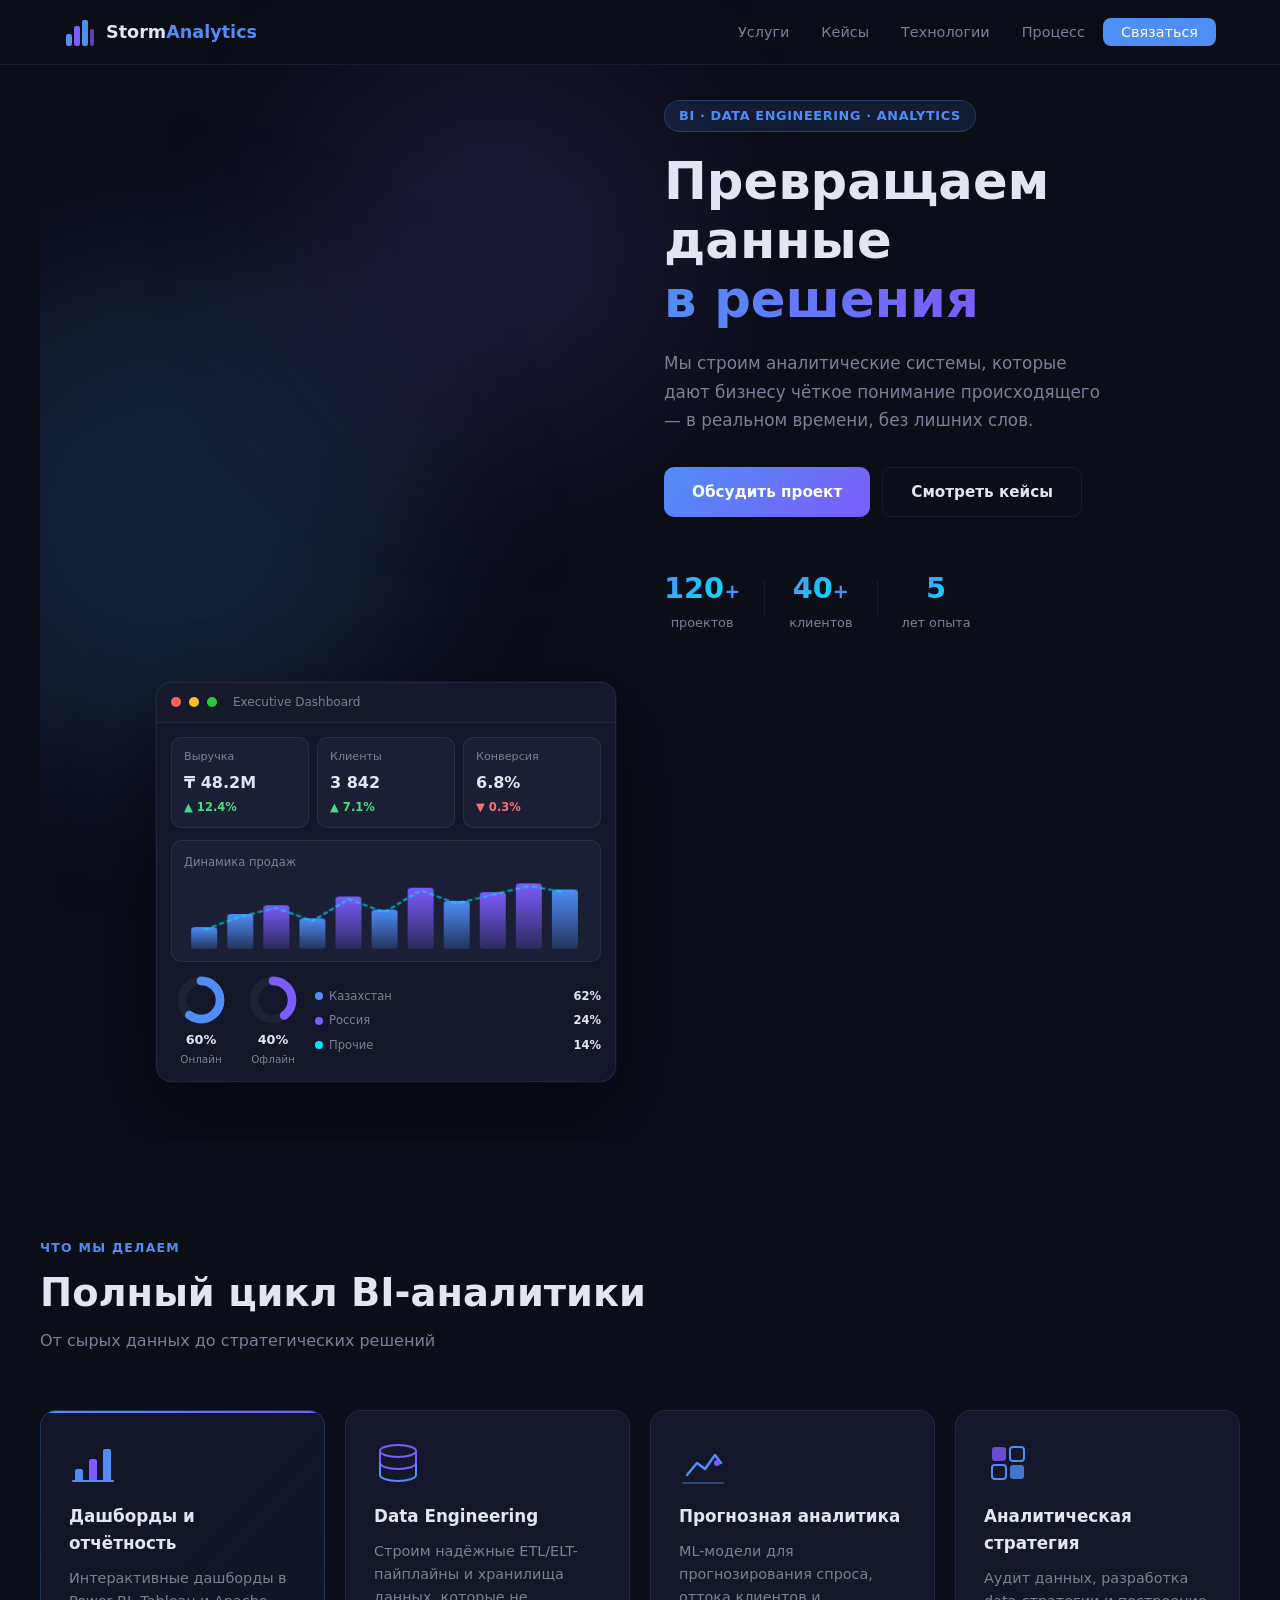
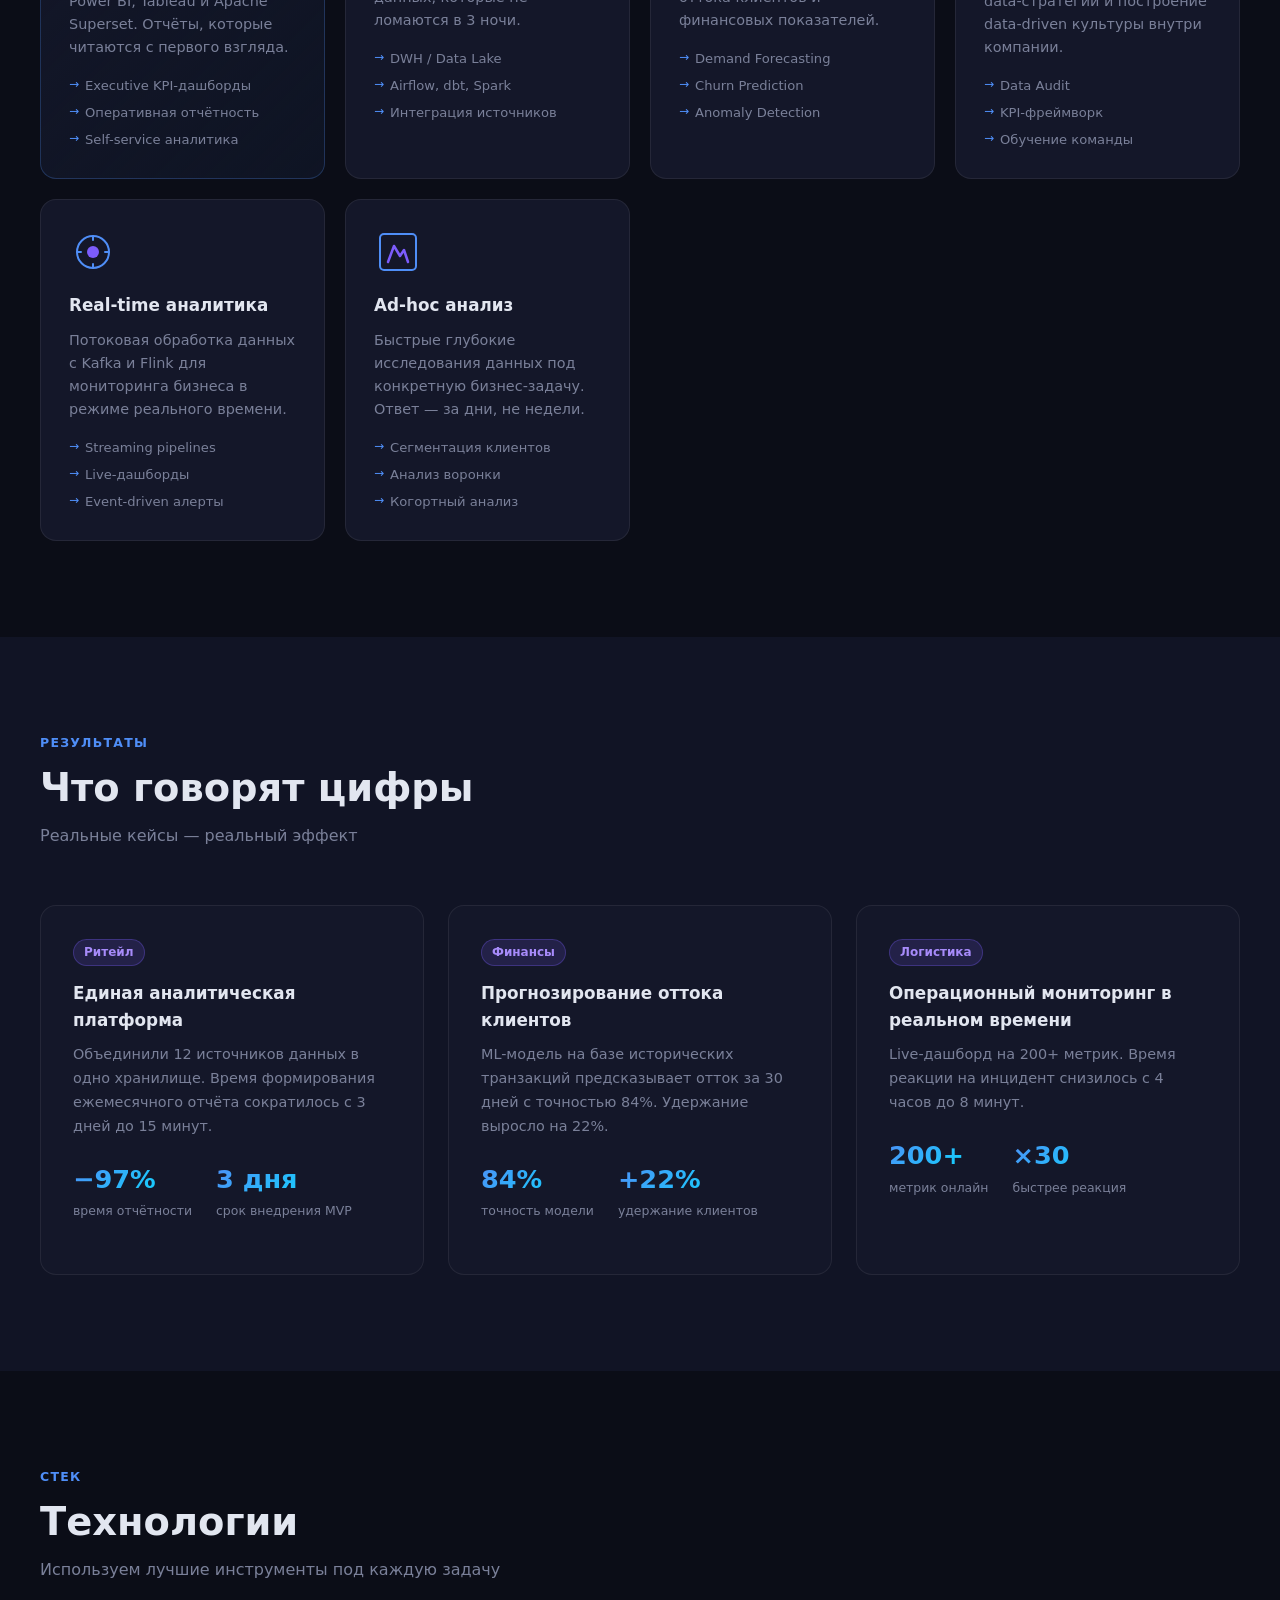
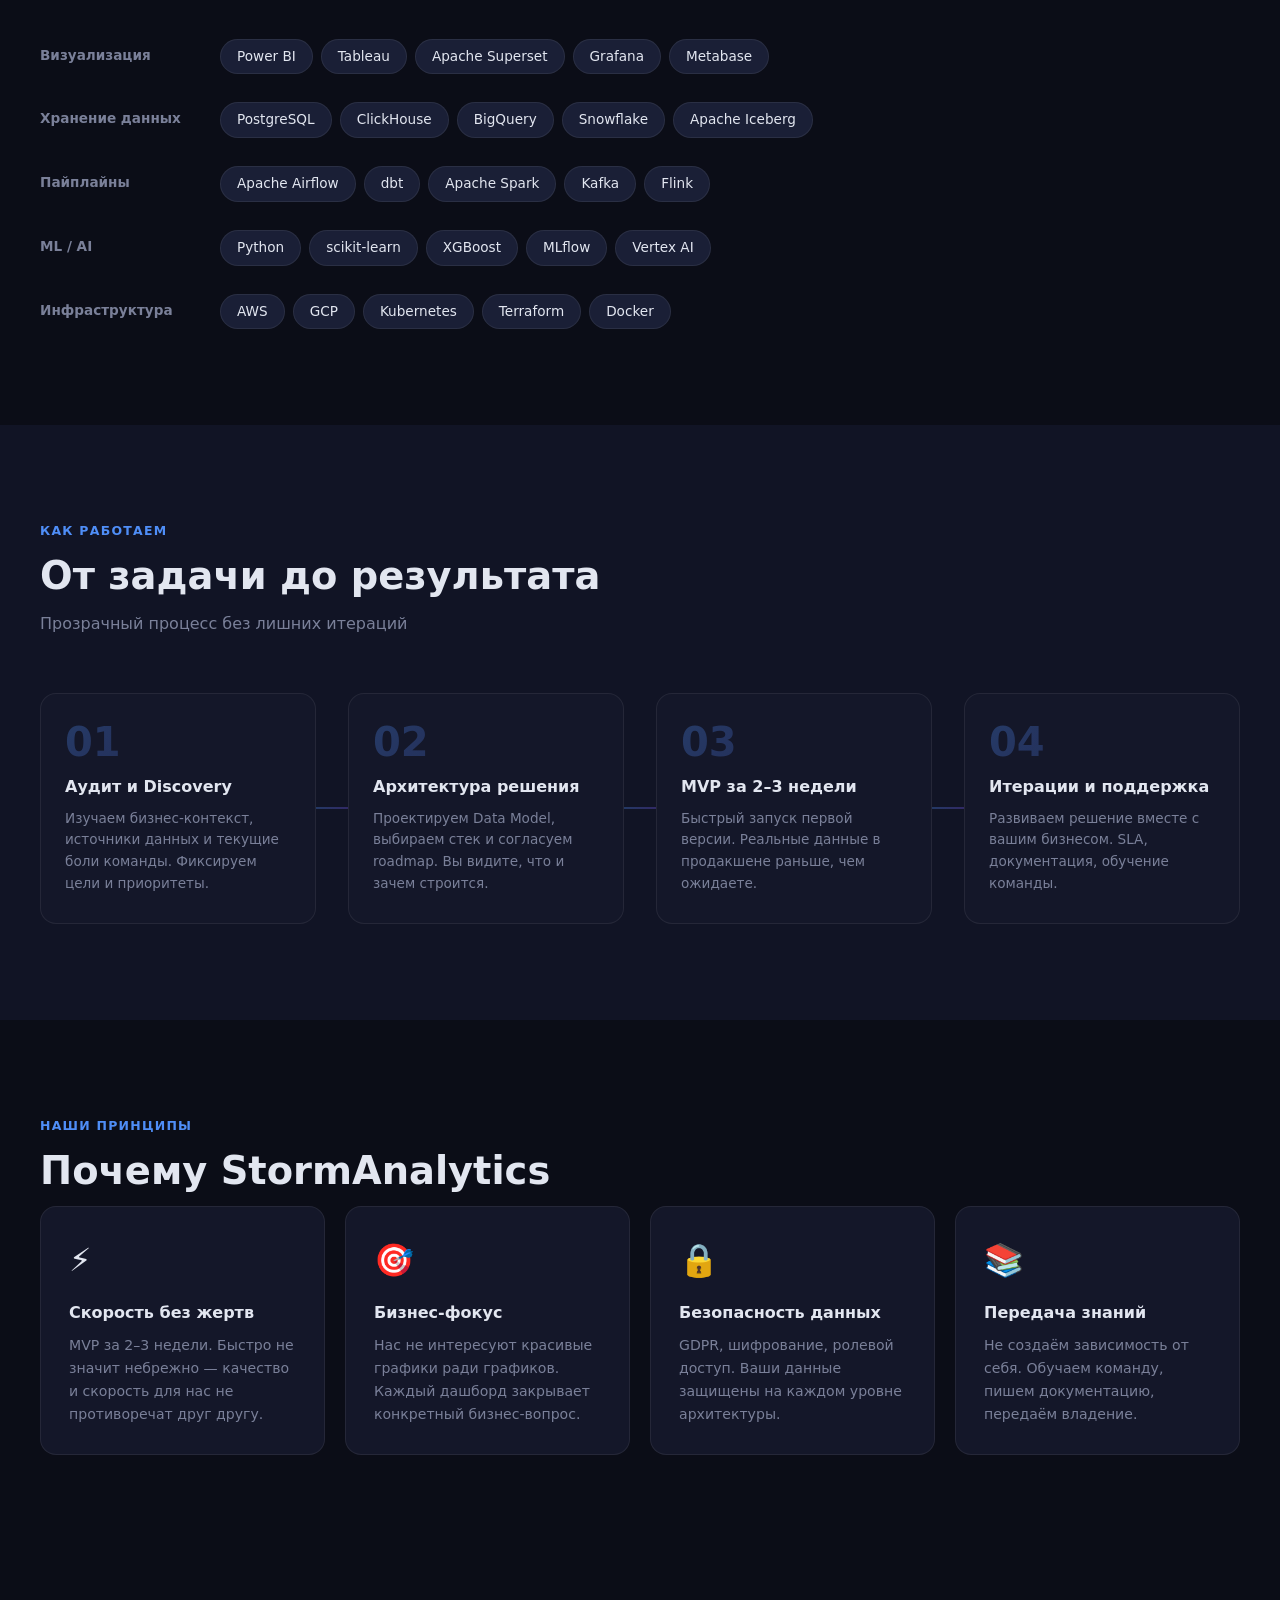
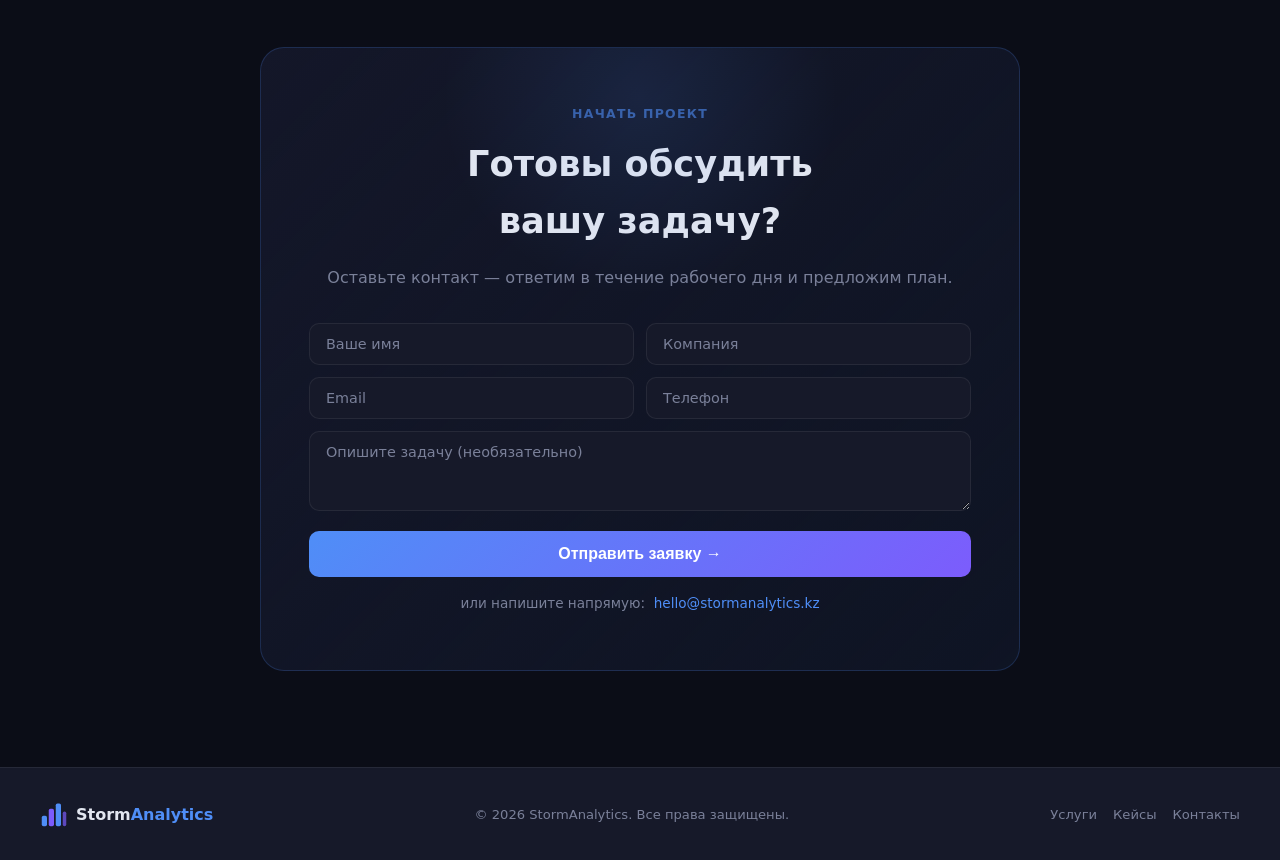
<file: bi.html>
<!DOCTYPE html>
<html lang="ru">
<head>
    <meta charset="UTF-8" />
    <meta name="viewport" content="width=device-width, initial-scale=1.0" />
    <meta name="description" content="ENT-Storm Analytics — профессиональная BI-аналитика, дашборды и инсайты для вашего бизнеса" />
    <title>ENT-Storm Analytics — BI Аналитика</title>
    <link rel="stylesheet" href="css/bi.css" />
</head>
<body>

<!-- ─── НАВИГАЦИЯ ─────────────────────────────────────── -->
<nav class="navbar" id="navbar">
    <div class="nav-inner">
        <a href="#" class="brand">
            <svg width="32" height="32" viewBox="0 0 32 32" fill="none">
                <rect x="2" y="18" width="6" height="12" rx="2" fill="#4F8EF7"/>
                <rect x="10" y="10" width="6" height="20" rx="2" fill="#7C5CFC"/>
                <rect x="18" y="4" width="6" height="26" rx="2" fill="#4F8EF7"/>
                <rect x="26" y="13" width="4" height="17" rx="2" fill="#7C5CFC" opacity=".7"/>
            </svg>
            <span>Storm<strong>Analytics</strong></span>
        </a>
        <ul class="nav-links">
            <li><a href="#services">Услуги</a></li>
            <li><a href="#cases">Кейсы</a></li>
            <li><a href="#tech">Технологии</a></li>
            <li><a href="#process">Процесс</a></li>
            <li><a href="#contact" class="btn-nav">Связаться</a></li>
        </ul>
        <button class="burger" id="burger" aria-label="Меню">
            <span></span><span></span><span></span>
        </button>
    </div>
    <div class="mobile-menu" id="mobileMenu">
        <a href="#services" class="mob-link">Услуги</a>
        <a href="#cases"    class="mob-link">Кейсы</a>
        <a href="#tech"     class="mob-link">Технологии</a>
        <a href="#process"  class="mob-link">Процесс</a>
        <a href="#contact"  class="mob-link cta">Связаться</a>
    </div>
</nav>

<!-- ─── ГЕРОЙ ─────────────────────────────────────────── -->
<section class="hero" id="hero">
    <div class="hero-bg">
        <div class="grid-lines"></div>
        <div class="glow glow-1"></div>
        <div class="glow glow-2"></div>
    </div>
    <div class="hero-content">
        <div class="badge">BI · Data Engineering · Analytics</div>
        <h1>Превращаем данные<br/><span class="gradient-text">в решения</span></h1>
        <p class="hero-sub">
            Мы строим аналитические системы, которые дают бизнесу чёткое понимание
            происходящего — в реальном времени, без лишних слов.
        </p>
        <div class="hero-actions">
            <a href="#contact" class="btn-primary">Обсудить проект</a>
            <a href="#cases"   class="btn-ghost">Смотреть кейсы</a>
        </div>
        <div class="hero-stats">
            <div class="stat"><span class="stat-num" data-target="120">0</span><span>+</span><p>проектов</p></div>
            <div class="stat-sep"></div>
            <div class="stat"><span class="stat-num" data-target="40">0</span><span>+</span><p>клиентов</p></div>
            <div class="stat-sep"></div>
            <div class="stat"><span class="stat-num" data-target="5">0</span><span></span><p>лет опыта</p></div>
        </div>
    </div>
    <div class="hero-visual">
        <div class="dashboard-mockup">
            <div class="mockup-header">
                <div class="dot red"></div>
                <div class="dot yellow"></div>
                <div class="dot green"></div>
                <span>Executive Dashboard</span>
            </div>
            <div class="mockup-body">
                <div class="kpi-row">
                    <div class="kpi-card">
                        <p class="kpi-label">Выручка</p>
                        <p class="kpi-value">₸ 48.2М</p>
                        <p class="kpi-delta up">▲ 12.4%</p>
                    </div>
                    <div class="kpi-card">
                        <p class="kpi-label">Клиенты</p>
                        <p class="kpi-value">3 842</p>
                        <p class="kpi-delta up">▲ 7.1%</p>
                    </div>
                    <div class="kpi-card">
                        <p class="kpi-label">Конверсия</p>
                        <p class="kpi-value">6.8%</p>
                        <p class="kpi-delta down">▼ 0.3%</p>
                    </div>
                </div>
                <div class="chart-area">
                    <div class="chart-title">Динамика продаж</div>
                    <svg class="bar-chart" viewBox="0 0 280 80" preserveAspectRatio="none">
                        <defs>
                            <linearGradient id="bg1" x1="0" y1="0" x2="0" y2="1">
                                <stop offset="0%" stop-color="#4F8EF7" stop-opacity="1"/>
                                <stop offset="100%" stop-color="#4F8EF7" stop-opacity=".2"/>
                            </linearGradient>
                            <linearGradient id="bg2" x1="0" y1="0" x2="0" y2="1">
                                <stop offset="0%" stop-color="#7C5CFC" stop-opacity="1"/>
                                <stop offset="100%" stop-color="#7C5CFC" stop-opacity=".2"/>
                            </linearGradient>
                        </defs>
                        <!-- bars -->
                        <rect x="5"   y="55" width="18" height="25" rx="3" fill="url(#bg1)" class="bar"/>
                        <rect x="30"  y="40" width="18" height="40" rx="3" fill="url(#bg1)" class="bar"/>
                        <rect x="55"  y="30" width="18" height="50" rx="3" fill="url(#bg2)" class="bar"/>
                        <rect x="80"  y="45" width="18" height="35" rx="3" fill="url(#bg1)" class="bar"/>
                        <rect x="105" y="20" width="18" height="60" rx="3" fill="url(#bg2)" class="bar"/>
                        <rect x="130" y="35" width="18" height="45" rx="3" fill="url(#bg1)" class="bar"/>
                        <rect x="155" y="10" width="18" height="70" rx="3" fill="url(#bg2)" class="bar"/>
                        <rect x="180" y="25" width="18" height="55" rx="3" fill="url(#bg1)" class="bar"/>
                        <rect x="205" y="15" width="18" height="65" rx="3" fill="url(#bg2)" class="bar"/>
                        <rect x="230" y="5"  width="18" height="75" rx="3" fill="url(#bg2)" class="bar"/>
                        <rect x="255" y="12" width="18" height="68" rx="3" fill="url(#bg1)" class="bar"/>
                        <!-- trend line -->
                        <polyline points="14,58 39,43 64,33 89,48 114,23 139,38 164,13 189,28 214,18 239,8 264,15"
                            fill="none" stroke="#00E5FF" stroke-width="2" stroke-dasharray="4 2" opacity=".7"/>
                    </svg>
                </div>
                <div class="donut-row">
                    <div class="donut-wrap">
                        <svg viewBox="0 0 60 60">
                            <circle cx="30" cy="30" r="22" fill="none" stroke="#1e2235" stroke-width="10"/>
                            <circle cx="30" cy="30" r="22" fill="none" stroke="#4F8EF7" stroke-width="10"
                                stroke-dasharray="83 55" stroke-linecap="round"
                                transform="rotate(-90 30 30)" class="donut-ring"/>
                        </svg>
                        <span>60%</span>
                        <p>Онлайн</p>
                    </div>
                    <div class="donut-wrap">
                        <svg viewBox="0 0 60 60">
                            <circle cx="30" cy="30" r="22" fill="none" stroke="#1e2235" stroke-width="10"/>
                            <circle cx="30" cy="30" r="22" fill="none" stroke="#7C5CFC" stroke-width="10"
                                stroke-dasharray="55 83" stroke-linecap="round"
                                transform="rotate(-90 30 30)" class="donut-ring"/>
                        </svg>
                        <span>40%</span>
                        <p>Офлайн</p>
                    </div>
                    <div class="mini-table">
                        <div class="mt-row"><span class="dot-b blue"></span>Казахстан<b>62%</b></div>
                        <div class="mt-row"><span class="dot-b purple"></span>Россия<b>24%</b></div>
                        <div class="mt-row"><span class="dot-b cyan"></span>Прочие<b>14%</b></div>
                    </div>
                </div>
            </div>
        </div>
    </div>
</section>

<!-- ─── УСЛУГИ ────────────────────────────────────────── -->
<section class="section" id="services">
    <div class="container">
        <div class="section-label">Что мы делаем</div>
        <h2 class="section-title">Полный цикл BI-аналитики</h2>
        <p class="section-sub">От сырых данных до стратегических решений</p>

        <div class="services-grid">

            <div class="service-card featured">
                <div class="svc-icon">
                    <svg viewBox="0 0 48 48" fill="none"><rect x="6" y="30" width="8" height="12" rx="2" fill="#4F8EF7"/><rect x="20" y="20" width="8" height="22" rx="2" fill="#7C5CFC"/><rect x="34" y="10" width="8" height="32" rx="2" fill="#4F8EF7"/><path d="M4 42h40" stroke="#4F8EF7" stroke-width="2" stroke-linecap="round"/></svg>
                </div>
                <h3>Дашборды и отчётность</h3>
                <p>Интерактивные дашборды в Power BI, Tableau и Apache Superset. Отчёты, которые читаются с первого взгляда.</p>
                <ul class="svc-list">
                    <li>Executive KPI-дашборды</li>
                    <li>Оперативная отчётность</li>
                    <li>Self-service аналитика</li>
                </ul>
            </div>

            <div class="service-card">
                <div class="svc-icon">
                    <svg viewBox="0 0 48 48" fill="none"><ellipse cx="24" cy="12" rx="18" ry="6" stroke="#7C5CFC" stroke-width="2"/><path d="M6 12v12c0 3.314 8.059 6 18 6s18-2.686 18-6V12" stroke="#7C5CFC" stroke-width="2"/><path d="M6 24v12c0 3.314 8.059 6 18 6s18-2.686 18-6V24" stroke="#4F8EF7" stroke-width="2"/></svg>
                </div>
                <h3>Data Engineering</h3>
                <p>Строим надёжные ETL/ELT-пайплайны и хранилища данных, которые не ломаются в 3 ночи.</p>
                <ul class="svc-list">
                    <li>DWH / Data Lake</li>
                    <li>Airflow, dbt, Spark</li>
                    <li>Интеграция источников</li>
                </ul>
            </div>

            <div class="service-card">
                <div class="svc-icon">
                    <svg viewBox="0 0 48 48" fill="none"><path d="M8 36l10-12 8 6 10-14 6 8" stroke="#4F8EF7" stroke-width="2.5" stroke-linecap="round" stroke-linejoin="round"/><circle cx="38" cy="24" r="3" fill="#7C5CFC"/><path d="M4 44h40" stroke="#4F8EF7" stroke-width="2" stroke-linecap="round" opacity=".4"/></svg>
                </div>
                <h3>Прогнозная аналитика</h3>
                <p>ML-модели для прогнозирования спроса, оттока клиентов и финансовых показателей.</p>
                <ul class="svc-list">
                    <li>Demand Forecasting</li>
                    <li>Churn Prediction</li>
                    <li>Anomaly Detection</li>
                </ul>
            </div>

            <div class="service-card">
                <div class="svc-icon">
                    <svg viewBox="0 0 48 48" fill="none"><rect x="8" y="8" width="14" height="14" rx="3" fill="#7C5CFC" opacity=".8"/><rect x="26" y="8" width="14" height="14" rx="3" stroke="#4F8EF7" stroke-width="2"/><rect x="8" y="26" width="14" height="14" rx="3" stroke="#4F8EF7" stroke-width="2"/><rect x="26" y="26" width="14" height="14" rx="3" fill="#4F8EF7" opacity=".8"/></svg>
                </div>
                <h3>Аналитическая стратегия</h3>
                <p>Аудит данных, разработка data-стратегии и построение data-driven культуры внутри компании.</p>
                <ul class="svc-list">
                    <li>Data Audit</li>
                    <li>KPI-фреймворк</li>
                    <li>Обучение команды</li>
                </ul>
            </div>

            <div class="service-card">
                <div class="svc-icon">
                    <svg viewBox="0 0 48 48" fill="none"><circle cx="24" cy="24" r="16" stroke="#4F8EF7" stroke-width="2"/><path d="M24 8v4M24 36v4M8 24h4M36 24h4" stroke="#4F8EF7" stroke-width="2" stroke-linecap="round"/><circle cx="24" cy="24" r="6" fill="#7C5CFC"/></svg>
                </div>
                <h3>Real-time аналитика</h3>
                <p>Потоковая обработка данных с Kafka и Flink для мониторинга бизнеса в режиме реального времени.</p>
                <ul class="svc-list">
                    <li>Streaming pipelines</li>
                    <li>Live-дашборды</li>
                    <li>Event-driven алерты</li>
                </ul>
            </div>

            <div class="service-card">
                <div class="svc-icon">
                    <svg viewBox="0 0 48 48" fill="none"><path d="M14 34l6-16 6 10 4-6 4 12" stroke="#7C5CFC" stroke-width="2.5" stroke-linecap="round" stroke-linejoin="round"/><rect x="6" y="6" width="36" height="36" rx="4" stroke="#4F8EF7" stroke-width="2"/></svg>
                </div>
                <h3>Ad-hoc анализ</h3>
                <p>Быстрые глубокие исследования данных под конкретную бизнес-задачу. Ответ — за дни, не недели.</p>
                <ul class="svc-list">
                    <li>Сегментация клиентов</li>
                    <li>Анализ воронки</li>
                    <li>Когортный анализ</li>
                </ul>
            </div>

        </div>
    </div>
</section>

<!-- ─── КЕЙСЫ ─────────────────────────────────────────── -->
<section class="section section-dark" id="cases">
    <div class="container">
        <div class="section-label">Результаты</div>
        <h2 class="section-title">Что говорят цифры</h2>
        <p class="section-sub">Реальные кейсы — реальный эффект</p>

        <div class="cases-grid">
            <div class="case-card">
                <div class="case-tag">Ритейл</div>
                <h3>Единая аналитическая платформа</h3>
                <p>Объединили 12 источников данных в одно хранилище. Время формирования ежемесячного отчёта сократилось с 3 дней до 15 минут.</p>
                <div class="case-metrics">
                    <div class="cm"><span>−97%</span><p>время отчётности</p></div>
                    <div class="cm"><span>3 дня</span><p>срок внедрения MVP</p></div>
                </div>
            </div>
            <div class="case-card">
                <div class="case-tag">Финансы</div>
                <h3>Прогнозирование оттока клиентов</h3>
                <p>ML-модель на базе исторических транзакций предсказывает отток за 30 дней с точностью 84%. Удержание выросло на 22%.</p>
                <div class="case-metrics">
                    <div class="cm"><span>84%</span><p>точность модели</p></div>
                    <div class="cm"><span>+22%</span><p>удержание клиентов</p></div>
                </div>
            </div>
            <div class="case-card">
                <div class="case-tag">Логистика</div>
                <h3>Операционный мониторинг в реальном времени</h3>
                <p>Live-дашборд на 200+ метрик. Время реакции на инцидент снизилось с 4 часов до 8 минут.</p>
                <div class="case-metrics">
                    <div class="cm"><span>200+</span><p>метрик онлайн</p></div>
                    <div class="cm"><span>×30</span><p>быстрее реакция</p></div>
                </div>
            </div>
        </div>
    </div>
</section>

<!-- ─── ТЕХНОЛОГИИ ────────────────────────────────────── -->
<section class="section" id="tech">
    <div class="container">
        <div class="section-label">Стек</div>
        <h2 class="section-title">Технологии</h2>
        <p class="section-sub">Используем лучшие инструменты под каждую задачу</p>

        <div class="tech-categories">
            <div class="tech-cat">
                <div class="tc-label">Визуализация</div>
                <div class="tc-items">
                    <div class="tech-pill">Power BI</div>
                    <div class="tech-pill">Tableau</div>
                    <div class="tech-pill">Apache Superset</div>
                    <div class="tech-pill">Grafana</div>
                    <div class="tech-pill">Metabase</div>
                </div>
            </div>
            <div class="tech-cat">
                <div class="tc-label">Хранение данных</div>
                <div class="tc-items">
                    <div class="tech-pill">PostgreSQL</div>
                    <div class="tech-pill">ClickHouse</div>
                    <div class="tech-pill">BigQuery</div>
                    <div class="tech-pill">Snowflake</div>
                    <div class="tech-pill">Apache Iceberg</div>
                </div>
            </div>
            <div class="tech-cat">
                <div class="tc-label">Пайплайны</div>
                <div class="tc-items">
                    <div class="tech-pill">Apache Airflow</div>
                    <div class="tech-pill">dbt</div>
                    <div class="tech-pill">Apache Spark</div>
                    <div class="tech-pill">Kafka</div>
                    <div class="tech-pill">Flink</div>
                </div>
            </div>
            <div class="tech-cat">
                <div class="tc-label">ML / AI</div>
                <div class="tc-items">
                    <div class="tech-pill">Python</div>
                    <div class="tech-pill">scikit-learn</div>
                    <div class="tech-pill">XGBoost</div>
                    <div class="tech-pill">MLflow</div>
                    <div class="tech-pill">Vertex AI</div>
                </div>
            </div>
            <div class="tech-cat">
                <div class="tc-label">Инфраструктура</div>
                <div class="tc-items">
                    <div class="tech-pill">AWS</div>
                    <div class="tech-pill">GCP</div>
                    <div class="tech-pill">Kubernetes</div>
                    <div class="tech-pill">Terraform</div>
                    <div class="tech-pill">Docker</div>
                </div>
            </div>
        </div>
    </div>
</section>

<!-- ─── ПРОЦЕСС ────────────────────────────────────────── -->
<section class="section section-dark" id="process">
    <div class="container">
        <div class="section-label">Как работаем</div>
        <h2 class="section-title">От задачи до результата</h2>
        <p class="section-sub">Прозрачный процесс без лишних итераций</p>

        <div class="process-steps">
            <div class="step">
                <div class="step-num">01</div>
                <div class="step-content">
                    <h3>Аудит и Discovery</h3>
                    <p>Изучаем бизнес-контекст, источники данных и текущие боли команды. Фиксируем цели и приоритеты.</p>
                </div>
            </div>
            <div class="step-line"></div>
            <div class="step">
                <div class="step-num">02</div>
                <div class="step-content">
                    <h3>Архитектура решения</h3>
                    <p>Проектируем Data Model, выбираем стек и согласуем roadmap. Вы видите, что и зачем строится.</p>
                </div>
            </div>
            <div class="step-line"></div>
            <div class="step">
                <div class="step-num">03</div>
                <div class="step-content">
                    <h3>MVP за 2–3 недели</h3>
                    <p>Быстрый запуск первой версии. Реальные данные в продакшене раньше, чем ожидаете.</p>
                </div>
            </div>
            <div class="step-line"></div>
            <div class="step">
                <div class="step-num">04</div>
                <div class="step-content">
                    <h3>Итерации и поддержка</h3>
                    <p>Развиваем решение вместе с вашим бизнесом. SLA, документация, обучение команды.</p>
                </div>
            </div>
        </div>
    </div>
</section>

<!-- ─── ПОЧЕМУ МЫ ──────────────────────────────────────── -->
<section class="section" id="why">
    <div class="container">
        <div class="section-label">Наши принципы</div>
        <h2 class="section-title">Почему StormAnalytics</h2>

        <div class="why-grid">
            <div class="why-card">
                <div class="why-icon">⚡</div>
                <h3>Скорость без жертв</h3>
                <p>MVP за 2–3 недели. Быстро не значит небрежно — качество и скорость для нас не противоречат друг другу.</p>
            </div>
            <div class="why-card">
                <div class="why-icon">🎯</div>
                <h3>Бизнес-фокус</h3>
                <p>Нас не интересуют красивые графики ради графиков. Каждый дашборд закрывает конкретный бизнес-вопрос.</p>
            </div>
            <div class="why-card">
                <div class="why-icon">🔒</div>
                <h3>Безопасность данных</h3>
                <p>GDPR, шифрование, ролевой доступ. Ваши данные защищены на каждом уровне архитектуры.</p>
            </div>
            <div class="why-card">
                <div class="why-icon">📚</div>
                <h3>Передача знаний</h3>
                <p>Не создаём зависимость от себя. Обучаем команду, пишем документацию, передаём владение.</p>
            </div>
        </div>
    </div>
</section>

<!-- ─── CTA / КОНТАКТ ─────────────────────────────────── -->
<section class="section cta-section" id="contact">
    <div class="container">
        <div class="cta-box">
            <div class="cta-glow"></div>
            <div class="section-label light">Начать проект</div>
            <h2>Готовы обсудить<br/>вашу задачу?</h2>
            <p>Оставьте контакт — ответим в течение рабочего дня и предложим план.</p>
            <form class="contact-form" id="contactForm">
                <div class="form-row">
                    <input type="text"  name="name"    placeholder="Ваше имя"       required autocomplete="name"/>
                    <input type="text"  name="company" placeholder="Компания"        autocomplete="organization"/>
                </div>
                <div class="form-row">
                    <input type="email" name="email"   placeholder="Email"          required autocomplete="email"/>
                    <input type="tel"   name="phone"   placeholder="Телефон"        autocomplete="tel"/>
                </div>
                <textarea name="message" rows="3" placeholder="Опишите задачу (необязательно)"></textarea>
                <button type="submit" class="btn-primary btn-submit">Отправить заявку →</button>
            </form>
            <div class="contact-alt">
                или напишите напрямую:&nbsp;
                <a href="mailto:hello@stormanalytics.kz">hello@stormanalytics.kz</a>
            </div>
        </div>
    </div>
</section>

<!-- ─── ФУТЕР ──────────────────────────────────────────── -->
<footer class="footer">
    <div class="footer-inner">
        <div class="footer-brand">
            <svg width="28" height="28" viewBox="0 0 32 32" fill="none">
                <rect x="2" y="18" width="6" height="12" rx="2" fill="#4F8EF7"/>
                <rect x="10" y="10" width="6" height="20" rx="2" fill="#7C5CFC"/>
                <rect x="18" y="4" width="6" height="26" rx="2" fill="#4F8EF7"/>
                <rect x="26" y="13" width="4" height="17" rx="2" fill="#7C5CFC" opacity=".7"/>
            </svg>
            <span>Storm<strong>Analytics</strong></span>
        </div>
        <p class="footer-copy">© 2026 StormAnalytics. Все права защищены.</p>
        <div class="footer-links">
            <a href="#services">Услуги</a>
            <a href="#cases">Кейсы</a>
            <a href="#contact">Контакты</a>
        </div>
    </div>
</footer>

<script src="js/bi.js"></script>
</body>
</html>
</file>
<file: css/bi.css>
/* ─── RESET & BASE ───────────────────────────────────── */
*, *::before, *::after { box-sizing: border-box; margin: 0; padding: 0; }

:root {
    --bg:       #0b0d17;
    --bg2:      #111425;
    --bg3:      #161929;
    --card:     #141729;
    --card2:    #1a1f36;
    --border:   rgba(255,255,255,.07);
    --blue:     #4F8EF7;
    --purple:   #7C5CFC;
    --cyan:     #00E5FF;
    --text:     #e2e6f0;
    --muted:    #7a8099;
    --radius:   16px;
    --radius-sm: 10px;
    --transition: .25s ease;
}

html { scroll-behavior: smooth; }

body {
    font-family: 'Segoe UI', system-ui, -apple-system, sans-serif;
    background: var(--bg);
    color: var(--text);
    line-height: 1.6;
    overflow-x: hidden;
}

a { text-decoration: none; color: inherit; }
ul { list-style: none; }

/* ─── SCROLLBAR ─────────────────────────────────────── */
::-webkit-scrollbar { width: 6px; }
::-webkit-scrollbar-track { background: var(--bg); }
::-webkit-scrollbar-thumb { background: var(--border); border-radius: 3px; }

/* ─── NAVBAR ────────────────────────────────────────── */
.navbar {
    position: fixed; top: 0; left: 0; right: 0;
    z-index: 100;
    background: rgba(11,13,23,.8);
    backdrop-filter: blur(12px);
    border-bottom: 1px solid var(--border);
    transition: var(--transition);
}
.navbar.scrolled { background: rgba(11,13,23,.96); }

.nav-inner {
    max-width: 1200px; margin: 0 auto;
    padding: 0 24px;
    height: 64px;
    display: flex; align-items: center; justify-content: space-between; gap: 24px;
}

.brand {
    display: flex; align-items: center; gap: 10px;
    font-size: 1.1rem; font-weight: 600; color: var(--text);
    flex-shrink: 0;
}
.brand strong { color: var(--blue); }

.nav-links {
    display: flex; align-items: center; gap: 4px;
}
.nav-links a {
    padding: 6px 14px; border-radius: 8px;
    font-size: .9rem; color: var(--muted);
    transition: var(--transition);
}
.nav-links a:hover { color: var(--text); background: rgba(255,255,255,.05); }
.btn-nav {
    background: var(--blue) !important;
    color: #fff !important;
    padding: 6px 18px !important;
    border-radius: 8px;
}
.btn-nav:hover { opacity: .85; }

.burger {
    display: none;
    flex-direction: column; gap: 5px;
    background: none; border: none; cursor: pointer; padding: 4px;
}
.burger span {
    display: block; width: 22px; height: 2px;
    background: var(--text); border-radius: 2px;
    transition: var(--transition);
}

.mobile-menu {
    display: none;
    flex-direction: column;
    padding: 12px 24px 16px;
    border-top: 1px solid var(--border);
    gap: 4px;
}
.mobile-menu.open { display: flex; }
.mob-link {
    padding: 10px 12px; border-radius: 8px;
    color: var(--muted); font-size: .95rem;
    transition: var(--transition);
}
.mob-link:hover { color: var(--text); background: rgba(255,255,255,.05); }
.mob-link.cta {
    background: var(--blue); color: #fff !important;
    text-align: center; margin-top: 8px;
}

@media (max-width: 780px) {
    .nav-links { display: none; }
    .burger { display: flex; }
}

/* ─── BUTTONS ───────────────────────────────────────── */
.btn-primary {
    display: inline-flex; align-items: center; justify-content: center;
    padding: 12px 28px;
    background: linear-gradient(135deg, var(--blue), var(--purple));
    color: #fff; border: none; border-radius: var(--radius-sm);
    font-size: .95rem; font-weight: 600; cursor: pointer;
    transition: var(--transition);
    white-space: nowrap;
}
.btn-primary:hover { opacity: .88; transform: translateY(-1px); }

.btn-ghost {
    display: inline-flex; align-items: center; justify-content: center;
    padding: 12px 28px;
    background: transparent;
    color: var(--text); border: 1px solid var(--border);
    border-radius: var(--radius-sm); font-size: .95rem; font-weight: 600;
    cursor: pointer; transition: var(--transition);
}
.btn-ghost:hover { border-color: var(--blue); color: var(--blue); }

/* ─── HERO ──────────────────────────────────────────── */
.hero {
    min-height: 100vh;
    display: flex; align-items: center;
    padding: 100px 24px 60px;
    position: relative; overflow: hidden;
}

.hero-bg {
    position: absolute; inset: 0; z-index: 0;
    pointer-events: none;
}

.grid-lines {
    position: absolute; inset: 0;
    background-image:
        linear-gradient(rgba(79,142,247,.06) 1px, transparent 1px),
        linear-gradient(90deg, rgba(79,142,247,.06) 1px, transparent 1px);
    background-size: 60px 60px;
    mask-image: radial-gradient(ellipse 80% 70% at 50% 50%, black, transparent);
}

.glow {
    position: absolute; border-radius: 50%;
    filter: blur(80px);
}
.glow-1 {
    width: 500px; height: 500px;
    background: rgba(79,142,247,.14);
    top: -100px; left: -150px;
}
.glow-2 {
    width: 400px; height: 400px;
    background: rgba(124,92,252,.12);
    bottom: -80px; right: -80px;
}

.hero > * { position: relative; z-index: 1; }

.hero {
    max-width: 1200px; margin: 0 auto; width: 100%;
    display: grid; grid-template-columns: 1fr 1fr; gap: 48px; align-items: center;
}
@media (max-width: 900px) {
    .hero { grid-template-columns: 1fr; padding: 100px 24px 48px; }
    .hero-visual { display: none; }
}

.hero-content { max-width: 520px; }

.badge {
    display: inline-block;
    padding: 5px 14px; border-radius: 20px;
    background: rgba(79,142,247,.12); border: 1px solid rgba(79,142,247,.25);
    color: var(--blue); font-size: .8rem; font-weight: 600;
    letter-spacing: .05em; text-transform: uppercase;
    margin-bottom: 20px;
}

.hero-content h1 {
    font-size: clamp(2.2rem, 4vw, 3.4rem);
    font-weight: 800; line-height: 1.15;
    margin-bottom: 20px;
}

.gradient-text {
    background: linear-gradient(90deg, var(--blue), var(--purple));
    -webkit-background-clip: text;
    -webkit-text-fill-color: transparent;
    background-clip: text;
}

.hero-sub {
    font-size: 1.05rem; color: var(--muted);
    margin-bottom: 32px; max-width: 440px; line-height: 1.7;
}

.hero-actions {
    display: flex; flex-wrap: wrap; gap: 12px;
    margin-bottom: 48px;
}

.hero-stats {
    display: flex; align-items: center; gap: 24px;
}
.stat { text-align: center; }
.stat-num {
    font-size: 1.8rem; font-weight: 800;
    background: linear-gradient(135deg, var(--blue), var(--cyan));
    -webkit-background-clip: text; -webkit-text-fill-color: transparent;
    background-clip: text;
}
.stat span:not(.stat-num) { font-size: 1.2rem; font-weight: 700; color: var(--blue); }
.stat p { font-size: .8rem; color: var(--muted); margin-top: 2px; }
.stat-sep { width: 1px; height: 36px; background: var(--border); }

/* ─── DASHBOARD MOCKUP ──────────────────────────────── */
.hero-visual {
    display: flex; justify-content: flex-end; align-items: center;
}

.dashboard-mockup {
    width: 100%; max-width: 460px;
    background: var(--card);
    border: 1px solid var(--border);
    border-radius: var(--radius);
    overflow: hidden;
    box-shadow: 0 32px 80px rgba(0,0,0,.5), 0 0 0 1px rgba(79,142,247,.1);
    animation: float 6s ease-in-out infinite;
}

@keyframes float {
    0%, 100% { transform: translateY(0); }
    50%       { transform: translateY(-10px); }
}

.mockup-header {
    display: flex; align-items: center; gap: 8px;
    padding: 10px 14px;
    background: var(--bg3);
    border-bottom: 1px solid var(--border);
    font-size: .75rem; color: var(--muted);
}
.dot { width: 10px; height: 10px; border-radius: 50%; }
.dot.red    { background: #ff5f57; }
.dot.yellow { background: #febc2e; }
.dot.green  { background: #28c840; }
.mockup-header span { margin-left: 8px; }

.mockup-body { padding: 14px; display: flex; flex-direction: column; gap: 12px; }

.kpi-row { display: grid; grid-template-columns: repeat(3, 1fr); gap: 8px; }
.kpi-card {
    background: var(--card2); border-radius: var(--radius-sm);
    padding: 10px 12px; border: 1px solid var(--border);
}
.kpi-label { font-size: .7rem; color: var(--muted); margin-bottom: 4px; }
.kpi-value { font-size: 1rem; font-weight: 700; color: var(--text); }
.kpi-delta { font-size: .72rem; margin-top: 3px; font-weight: 600; }
.kpi-delta.up   { color: #4ade80; }
.kpi-delta.down { color: #f87171; }

.chart-area {
    background: var(--card2); border-radius: var(--radius-sm);
    padding: 12px; border: 1px solid var(--border);
}
.chart-title { font-size: .72rem; color: var(--muted); margin-bottom: 8px; }
.bar-chart { width: 100%; height: 70px; display: block; }

.bar { animation: growBar .8s ease-out both; transform-origin: bottom; }
@keyframes growBar {
    from { transform: scaleY(0); opacity: 0; }
    to   { transform: scaleY(1); opacity: 1; }
}
.bar:nth-child(1)  { animation-delay: .05s; }
.bar:nth-child(2)  { animation-delay: .1s; }
.bar:nth-child(3)  { animation-delay: .15s; }
.bar:nth-child(4)  { animation-delay: .2s; }
.bar:nth-child(5)  { animation-delay: .25s; }
.bar:nth-child(6)  { animation-delay: .3s; }
.bar:nth-child(7)  { animation-delay: .35s; }
.bar:nth-child(8)  { animation-delay: .4s; }
.bar:nth-child(9)  { animation-delay: .45s; }
.bar:nth-child(10) { animation-delay: .5s; }
.bar:nth-child(11) { animation-delay: .55s; }

.donut-row { display: grid; grid-template-columns: 60px 60px 1fr; gap: 12px; align-items: center; }

.donut-wrap { position: relative; display: flex; flex-direction: column; align-items: center; }
.donut-wrap svg { width: 52px; height: 52px; }
.donut-ring { stroke-dashoffset: 0; transition: stroke-dasharray 1s ease; }
.donut-wrap span { font-size: .8rem; font-weight: 700; color: var(--text); margin-top: 4px; }
.donut-wrap p { font-size: .65rem; color: var(--muted); }

.mini-table { display: flex; flex-direction: column; gap: 6px; }
.mt-row {
    display: flex; align-items: center; gap: 6px;
    font-size: .72rem; color: var(--muted);
}
.mt-row b { margin-left: auto; color: var(--text); font-weight: 600; }
.dot-b { width: 8px; height: 8px; border-radius: 50%; flex-shrink: 0; }
.dot-b.blue   { background: var(--blue); }
.dot-b.purple { background: var(--purple); }
.dot-b.cyan   { background: var(--cyan); }

/* ─── SECTIONS ──────────────────────────────────────── */
.section { padding: 96px 24px; }
.section-dark { background: var(--bg2); }

.container { max-width: 1200px; margin: 0 auto; }

.section-label {
    font-size: .78rem; font-weight: 700; letter-spacing: .1em;
    text-transform: uppercase; color: var(--blue);
    margin-bottom: 12px;
}
.section-label.light { color: rgba(79,142,247,.6); }

.section-title {
    font-size: clamp(1.8rem, 3vw, 2.6rem);
    font-weight: 800; line-height: 1.2;
    margin-bottom: 12px;
}
.section-sub {
    font-size: 1rem; color: var(--muted);
    margin-bottom: 56px;
}

/* ─── SERVICES ──────────────────────────────────────── */
.services-grid {
    display: grid;
    grid-template-columns: repeat(auto-fit, minmax(280px, 1fr));
    gap: 20px;
}

.service-card {
    background: var(--card);
    border: 1px solid var(--border);
    border-radius: var(--radius);
    padding: 28px;
    transition: var(--transition);
    position: relative; overflow: hidden;
}
.service-card::before {
    content: '';
    position: absolute; top: 0; left: 0; right: 0; height: 2px;
    background: linear-gradient(90deg, var(--blue), var(--purple));
    opacity: 0; transition: var(--transition);
}
.service-card:hover {
    border-color: rgba(79,142,247,.3);
    transform: translateY(-4px);
    box-shadow: 0 16px 40px rgba(0,0,0,.3);
}
.service-card:hover::before { opacity: 1; }
.service-card.featured {
    border-color: rgba(79,142,247,.25);
    background: linear-gradient(135deg, var(--card) 0%, rgba(79,142,247,.06) 100%);
}
.service-card.featured::before { opacity: 1; }

.svc-icon { width: 48px; height: 48px; margin-bottom: 16px; }
.svc-icon svg { width: 100%; height: 100%; }

.service-card h3 { font-size: 1.05rem; font-weight: 700; margin-bottom: 10px; }
.service-card p  { font-size: .9rem; color: var(--muted); line-height: 1.6; margin-bottom: 16px; }

.svc-list { display: flex; flex-direction: column; gap: 6px; }
.svc-list li {
    font-size: .82rem; color: var(--muted);
    padding-left: 16px; position: relative;
}
.svc-list li::before {
    content: '→';
    position: absolute; left: 0;
    color: var(--blue); font-size: .75rem;
}

/* ─── CASES ─────────────────────────────────────────── */
.cases-grid {
    display: grid; grid-template-columns: repeat(auto-fit, minmax(300px, 1fr));
    gap: 24px;
}

.case-card {
    background: var(--card);
    border: 1px solid var(--border);
    border-radius: var(--radius); padding: 32px;
    transition: var(--transition);
}
.case-card:hover {
    border-color: rgba(124,92,252,.3);
    transform: translateY(-3px);
    box-shadow: 0 12px 32px rgba(0,0,0,.3);
}

.case-tag {
    display: inline-block;
    padding: 3px 10px; border-radius: 20px;
    background: rgba(124,92,252,.15); border: 1px solid rgba(124,92,252,.3);
    color: #a78bfa; font-size: .75rem; font-weight: 600;
    margin-bottom: 14px;
}

.case-card h3 { font-size: 1.05rem; font-weight: 700; margin-bottom: 10px; }
.case-card p  { font-size: .9rem; color: var(--muted); line-height: 1.65; margin-bottom: 20px; }

.case-metrics { display: flex; gap: 24px; }
.cm span {
    display: block; font-size: 1.6rem; font-weight: 800;
    background: linear-gradient(135deg, var(--blue), var(--cyan));
    -webkit-background-clip: text; -webkit-text-fill-color: transparent;
    background-clip: text;
}
.cm p { font-size: .78rem; color: var(--muted); margin-top: 2px; }

/* ─── TECH ──────────────────────────────────────────── */
.tech-categories { display: flex; flex-direction: column; gap: 28px; }

.tech-cat { display: flex; align-items: flex-start; gap: 20px; flex-wrap: wrap; }

.tc-label {
    min-width: 160px; font-size: .85rem; font-weight: 600;
    color: var(--muted); padding-top: 6px;
}

.tc-items { display: flex; flex-wrap: wrap; gap: 8px; }

.tech-pill {
    padding: 6px 16px; border-radius: 20px;
    background: var(--card2); border: 1px solid var(--border);
    font-size: .85rem; color: var(--text);
    transition: var(--transition); cursor: default;
}
.tech-pill:hover {
    border-color: rgba(79,142,247,.4); color: var(--blue);
    background: rgba(79,142,247,.08);
}

/* ─── PROCESS ───────────────────────────────────────── */
.process-steps {
    display: flex; align-items: center;
    gap: 0; flex-wrap: wrap;
}

.step {
    flex: 1; min-width: 180px;
    background: var(--card); border: 1px solid var(--border);
    border-radius: var(--radius); padding: 28px 24px;
    position: relative; transition: var(--transition);
}
.step:hover { border-color: rgba(79,142,247,.3); transform: translateY(-3px); }

.step-num {
    font-size: 2.5rem; font-weight: 900;
    background: linear-gradient(135deg, rgba(79,142,247,.3), rgba(124,92,252,.15));
    -webkit-background-clip: text; -webkit-text-fill-color: transparent;
    background-clip: text;
    line-height: 1; margin-bottom: 12px;
}

.step-content h3 { font-size: 1rem; font-weight: 700; margin-bottom: 8px; }
.step-content p  { font-size: .85rem; color: var(--muted); line-height: 1.6; }

.step-line {
    width: 32px; flex-shrink: 0; height: 2px;
    background: linear-gradient(90deg, var(--blue), var(--purple));
    opacity: .3;
}

@media (max-width: 768px) {
    .process-steps { flex-direction: column; align-items: stretch; }
    .step-line { width: 2px; height: 24px; margin: 0 auto; }
    .tc-label { min-width: 100%; }
}

/* ─── WHY ───────────────────────────────────────────── */
.why-grid {
    display: grid; grid-template-columns: repeat(auto-fit, minmax(240px, 1fr));
    gap: 20px;
}

.why-card {
    background: var(--card); border: 1px solid var(--border);
    border-radius: var(--radius); padding: 28px;
    transition: var(--transition);
}
.why-card:hover { border-color: rgba(79,142,247,.25); transform: translateY(-3px); }

.why-icon { font-size: 2rem; margin-bottom: 14px; }
.why-card h3 { font-size: 1rem; font-weight: 700; margin-bottom: 8px; }
.why-card p  { font-size: .88rem; color: var(--muted); line-height: 1.65; }

/* ─── CTA / CONTACT ─────────────────────────────────── */
.cta-section { background: var(--bg); }

.cta-box {
    position: relative; overflow: hidden;
    max-width: 760px; margin: 0 auto;
    background: linear-gradient(135deg, var(--card) 0%, rgba(79,142,247,.06) 100%);
    border: 1px solid rgba(79,142,247,.2);
    border-radius: 24px; padding: 56px 48px;
    text-align: center;
}
@media (max-width: 600px) { .cta-box { padding: 40px 24px; } }

.cta-glow {
    position: absolute; width: 400px; height: 400px; border-radius: 50%;
    background: radial-gradient(circle, rgba(79,142,247,.12), transparent 70%);
    top: -150px; left: 50%; transform: translateX(-50%);
    pointer-events: none;
}

.cta-box h2 {
    font-size: clamp(1.6rem, 3vw, 2.2rem);
    font-weight: 800; margin: 12px 0 16px;
}
.cta-box > p {
    color: var(--muted); font-size: 1rem; margin-bottom: 32px;
}

.contact-form { display: flex; flex-direction: column; gap: 12px; text-align: left; }

.form-row { display: grid; grid-template-columns: 1fr 1fr; gap: 12px; }
@media (max-width: 520px) { .form-row { grid-template-columns: 1fr; } }

.contact-form input,
.contact-form textarea {
    width: 100%; padding: 12px 16px;
    background: var(--bg3); border: 1px solid var(--border);
    border-radius: var(--radius-sm); color: var(--text);
    font-size: .9rem; font-family: inherit;
    transition: var(--transition);
    outline: none;
}
.contact-form input::placeholder,
.contact-form textarea::placeholder { color: var(--muted); }
.contact-form input:focus,
.contact-form textarea:focus {
    border-color: rgba(79,142,247,.5);
    background: rgba(79,142,247,.04);
}
.contact-form textarea { resize: vertical; min-height: 80px; }

.btn-submit { width: 100%; margin-top: 8px; padding: 14px; font-size: 1rem; }

.contact-alt { margin-top: 16px; font-size: .85rem; color: var(--muted); }
.contact-alt a { color: var(--blue); }
.contact-alt a:hover { text-decoration: underline; }

/* ─── FOOTER ────────────────────────────────────────── */
.footer {
    background: var(--bg3);
    border-top: 1px solid var(--border);
    padding: 32px 24px;
}
.footer-inner {
    max-width: 1200px; margin: 0 auto;
    display: flex; align-items: center; flex-wrap: wrap;
    gap: 16px 24px; justify-content: space-between;
}
.footer-brand {
    display: flex; align-items: center; gap: 8px;
    font-size: 1rem; font-weight: 600;
}
.footer-brand strong { color: var(--blue); }
.footer-copy { font-size: .82rem; color: var(--muted); }
.footer-links { display: flex; gap: 16px; }
.footer-links a { font-size: .82rem; color: var(--muted); transition: var(--transition); }
.footer-links a:hover { color: var(--blue); }

/* ─── ANIMATIONS ─────────────────────────────────────── */
.fade-in {
    opacity: 0; transform: translateY(24px);
    transition: opacity .6s ease, transform .6s ease;
}
.fade-in.visible { opacity: 1; transform: none; }
</file>
